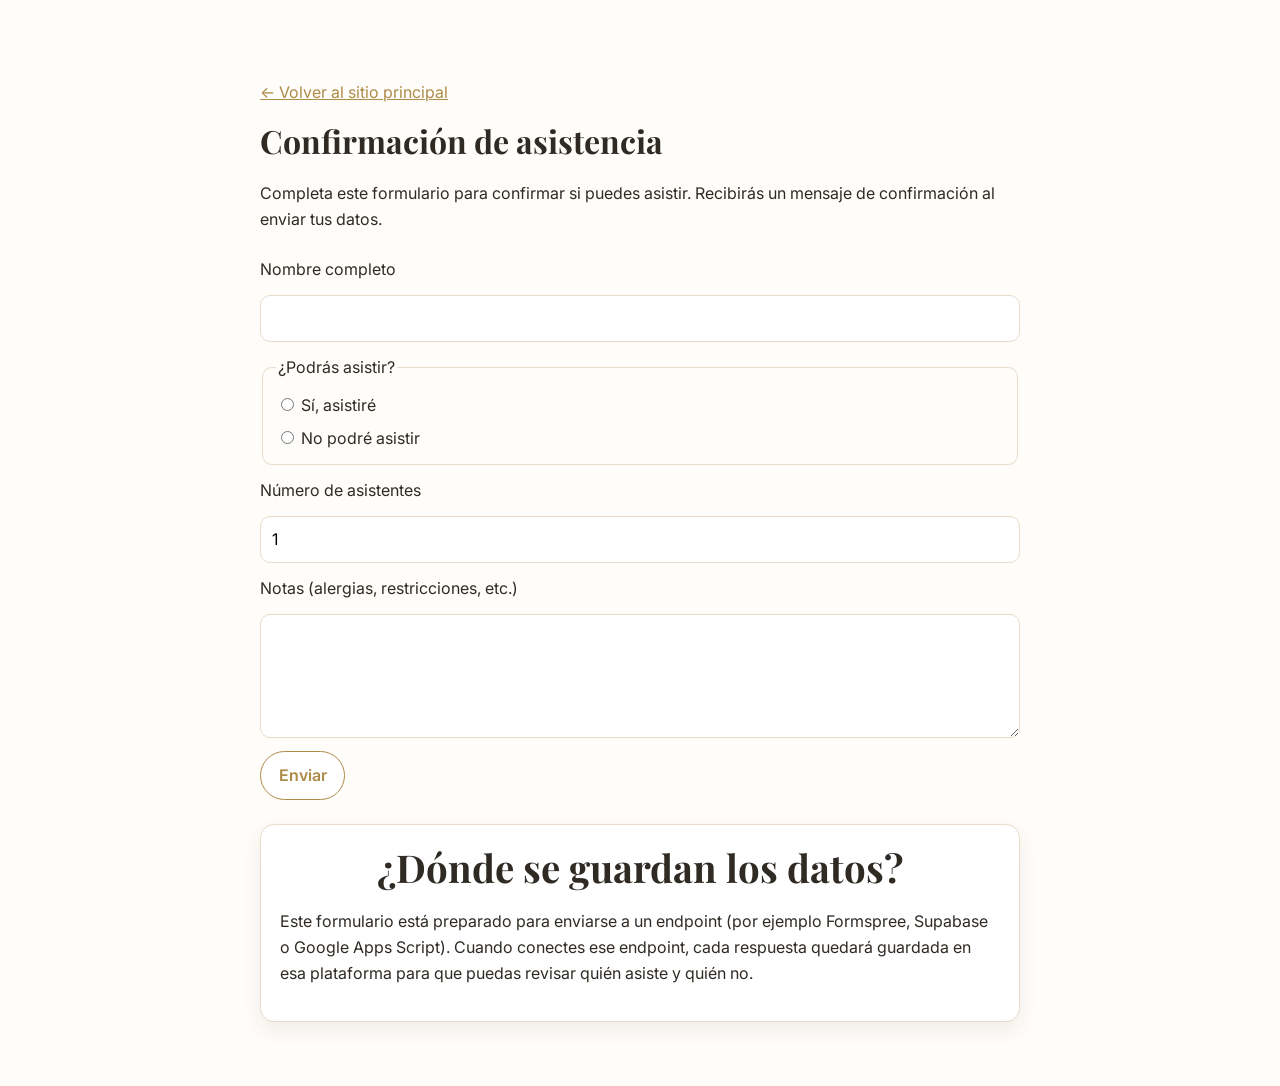
<file: rsvp.html>
<!DOCTYPE html>
<html lang="es">
  <head>
    <meta charset="UTF-8" />
    <meta name="viewport" content="width=device-width, initial-scale=1.0" />
    <meta
      name="description"
      content="Formulario RSVP para confirmar asistencia a la boda."
    />
    <title>Ayane &amp; Alejandro | Confirmación de asistencia</title>
    <link rel="preconnect" href="https://fonts.googleapis.com" />
    <link rel="preconnect" href="https://fonts.gstatic.com" crossorigin />
    <link
      href="https://fonts.googleapis.com/css2?family=Playfair+Display:wght@500;700&family=Inter:wght@400;500;600&display=swap"
      rel="stylesheet"
    />
    <link rel="stylesheet" href="style.css" />
  </head>
  <body>
    <main class="section rsvp-page">
      <div class="container narrow">
        <p><a class="inline-link" href="index.html#rsvp">← Volver al sitio principal</a></p>
        <h1>Confirmación de asistencia</h1>
        <p>
          Completa este formulario para confirmar si puedes asistir. Recibirás un mensaje de confirmación al enviar tus datos.
        </p>

        <form id="rsvp-form" class="rsvp-form" novalidate>
          <label for="guest-name">Nombre completo</label>
          <input id="guest-name" name="name" type="text" autocomplete="name" required />

          <fieldset>
            <legend>¿Podrás asistir?</legend>
            <label><input type="radio" name="attending" value="yes" required /> Sí, asistiré</label>
            <label><input type="radio" name="attending" value="no" required /> No podré asistir</label>
          </fieldset>

          <label for="guest-count">Número de asistentes</label>
          <input id="guest-count" name="guests" type="number" min="1" max="6" value="1" required />

          <label for="guest-notes">Notas (alergias, restricciones, etc.)</label>
          <textarea id="guest-notes" name="notes" rows="4"></textarea>

          <button type="submit" class="btn">Enviar</button>
        </form>

        <p id="form-message" class="note" role="status" aria-live="polite"></p>

        <div class="card rsvp-info">
          <h2>¿Dónde se guardan los datos?</h2>
          <p>
            Este formulario está preparado para enviarse a un endpoint (por ejemplo Formspree, Supabase o Google Apps Script).
            Cuando conectes ese endpoint, cada respuesta quedará guardada en esa plataforma para que puedas revisar quién asiste y quién no.
          </p>
        </div>
      </div>
    </main>

    <script src="rsvp.js"></script>
  </body>
</html>
</file>
<file: style.css>
:root {
  --bg: #fffdf9;
  --bg-alt: #f7f1e8;
  --surface: #ffffff;
  --text: #2f2a24;
  --muted: #6b6258;
  --accent: #c8a96a;
  --accent-deep: #ad8b48;
  --border: #e7dccb;
  --shadow: 0 8px 20px rgba(47, 42, 36, 0.08);
  --radius: 14px;
}

* {
  box-sizing: border-box;
}

html {
  scroll-behavior: smooth;
}

body {
  margin: 0;
  font-family: "Inter", Arial, sans-serif;
  color: var(--text);
  background: var(--bg);
  line-height: 1.6;
}

html[lang="ja"] {
  font-size: 92%;
}

html[lang="ja"] body {
  letter-spacing: -0.01em;
}

.page-top {
  position: absolute;
  top: 0;
  left: 0;
  width: 1px;
  height: 1px;
  pointer-events: none;
}

img {
  max-width: 100%;
  display: block;
}

h1,
h2,
h3 {
  font-family: "Playfair Display", Georgia, serif;
  line-height: 1.2;
  margin-top: 0;
}

h2 {
  font-size: clamp(1.7rem, 1.2rem + 1.7vw, 2.4rem);
  margin-bottom: 1.2rem;
  text-align: center;
}

.container {
  width: min(1100px, 92%);
  margin-inline: auto;
}

.narrow {
  width: min(760px, 92%);
}

.skip-link {
  position: absolute;
  left: -9999px;
  top: 1rem;
  background: var(--text);
  color: #fff;
  padding: 0.6rem 1rem;
  border-radius: 8px;
  z-index: 999;
}

.skip-link:focus {
  left: 1rem;
}

.site-header {
  position: sticky;
  top: 0;
  z-index: 10;
  background: rgba(255, 253, 249, 0.95);
  backdrop-filter: blur(8px);
  border-bottom: 1px solid var(--border);
  transition: transform 0.25s ease;
}

.navbar {
  width: min(1100px, 92%);
  margin-inline: auto;
  display: flex;
  align-items: center;
  justify-content: space-between;
  gap: 1rem;
  padding: 0.75rem 0;
}

.language-toggle-wrap {
  display: flex;
  align-items: center;
  gap: 0.45rem;
  margin-right: auto;
}

.language-label {
  font-size: 0.85rem;
  color: var(--muted);
}

.language-toggle {
  border: 1px solid var(--border);
  background: var(--surface);
  color: var(--text);
  padding: 0.3rem 0.45rem;
  border-radius: 8px;
  font-size: 0.85rem;
}

.brand {
  font-family: "Playfair Display", Georgia, serif;
  font-size: 1.2rem;
  font-weight: 700;
  white-space: nowrap;
}

.nav-menu {
  list-style: none;
  display: flex;
  gap: 0.9rem;
  margin: 0;
  padding: 0;
}

.nav-menu a {
  text-decoration: none;
  color: var(--text);
  font-weight: 500;
  padding: 0.35rem 0.5rem;
  border-radius: 6px;
}

.nav-menu a:hover,
.nav-menu a:focus-visible {
  background: var(--bg-alt);
}

.nav-cta {
  display: inline-block;
  text-decoration: none;
  color: #fff;
  background: var(--accent-deep);
  border: 1px solid var(--accent-deep);
  border-radius: 999px;
  padding: 0.45rem 0.85rem;
  font-weight: 600;
  font-size: 0.9rem;
  white-space: nowrap;
  transition: transform 0.2s ease, box-shadow 0.2s ease, background 0.2s ease;
}

.nav-cta:hover,
.nav-cta:focus-visible {
  transform: translateY(-1px);
  box-shadow: var(--shadow);
  background: var(--accent);
}

.nav-toggle {
  display: none;
  border: 1px solid var(--border);
  background: var(--surface);
  padding: 0.45rem 0.7rem;
  border-radius: 8px;
}

.hero {
  position: relative;
  min-height: 80vh;
  display: grid;
  place-items: center;
  text-align: center;
  background:
    linear-gradient(rgba(20, 16, 10, 0.35), rgba(20, 16, 10, 0.35)),
    url("pictures/background-picture/2.jpg") center/cover no-repeat;
  color: #fff;
}

.countdown-text {
  margin: 0 0 0.55rem;
  text-align: center;
  color: #fff;
  font-family: "Great Vibes", cursive;
  font-size: clamp(3rem, 2.1rem + 4.1vw, 5.6rem);
  line-height: 1;
  text-shadow: 0 4px 14px rgba(0, 0, 0, 0.35);
}

#countdown-days {
  color: #fff;
  font-size: 1em;
  font-weight: 400;
}

.hero-overlay {
  position: absolute;
  inset: 0;
  background: linear-gradient(to top, rgba(20, 16, 10, 0.5), rgba(20, 16, 10, 0.25));
}

.hero-content {
  position: relative;
  z-index: 1;
  padding: 4rem 0;
}

.eyebrow {
  letter-spacing: 0.06em;
  text-transform: uppercase;
  font-size: 0.83rem;
}

.hero h1 {
  font-size: clamp(2rem, 1.2rem + 4vw, 4rem);
  margin-bottom: 0.2rem;
}

.couple-names {
  font-family: "Great Vibes", cursive;
  font-size: clamp(3rem, 2rem + 5vw, 6rem);
  font-weight: 400;
  line-height: 1.1;
  margin: 0.2rem 0 0.5rem;
}

.couple-line,
.couple-ampersand {
  display: block;
}

.couple-ampersand {
  font-size: 0.75em;
  line-height: 0.8;
}

.wedding-date {
  font-weight: 600;
  margin: 0;
  letter-spacing: 0.02em;
}

.welcome-message {
  max-width: 640px;
  margin: 1.2rem auto 1.7rem;
}

.section {
  padding: 4rem 0;
}

.section.alt {
  background: var(--bg-alt);
}

.card-grid {
  display: grid;
  gap: 1rem;
}

.details-grid {
  grid-template-columns: repeat(auto-fit, minmax(210px, 1fr));
}

.venues-grid,
.travel-grid {
  grid-template-columns: repeat(auto-fit, minmax(260px, 1fr));
}

.card {
  background: var(--surface);
  border: 1px solid var(--border);
  border-radius: var(--radius);
  padding: 1.2rem;
  box-shadow: var(--shadow);
}

.card h3 {
  margin-bottom: 0.3rem;
}

.transport-list {
  margin: 0.75rem 0 0;
  padding-left: 1.2rem;
}

.transport-list li {
  margin-bottom: 0.65rem;
}

.transport-list li:last-child {
  margin-bottom: 0;
}

.note {
  color: var(--muted);
  font-size: 0.95rem;
}

.inline-link {
  color: var(--accent-deep);
}

.timeline {
  max-width: 760px;
  margin: 0 auto;
  padding-left: 1.1rem;
}

.timeline li {
  margin-bottom: 0.75rem;
}

.timeline span {
  color: var(--text);
}

.timeline li span:first-child {
  color: var(--accent-deep);
  font-weight: 600;
}

.btn {
  display: inline-block;
  -webkit-appearance: none;
  appearance: none;
  text-decoration: none;
  border: 1px solid var(--accent-deep);
  background: #fff;
  color: var(--accent-deep);
  font: inherit;
  font-weight: 600;
  padding: 0.68rem 1.1rem;
  border-radius: 999px;
  transition: transform 0.2s ease, box-shadow 0.2s ease, background 0.2s ease;
}

.btn:hover,
.btn:focus-visible {
  transform: translateY(-1px);
  box-shadow: var(--shadow);
  background: rgba(200, 169, 106, 0.15);
}

.btn.primary {
  background: var(--accent);
  color: #fff;
  border-color: var(--accent);
}

.faq-list details {
  background: var(--surface);
  border: 1px solid var(--border);
  border-radius: 10px;
  padding: 0.8rem 1rem;
  margin-bottom: 0.7rem;
}

.faq-list summary {
  cursor: pointer;
  font-weight: 600;
}

.message-note {
  margin: 0;
  text-align: center;
  font-size: 1.05rem;
}

.site-footer {
  padding: 2rem 0;
  text-align: center;
  background: #efe5d5;
}

@media (max-width: 800px) {
  .site-header.header-hidden {
    transform: translateY(-100%);
  }

  .navbar {
    flex-wrap: wrap;
  }

  .language-toggle-wrap {
    width: 100%;
    order: -1;
    margin-bottom: 0.25rem;
  }

  .nav-cta {
    order: 2;
    width: 100%;
    text-align: center;
  }

  .nav-toggle {
    display: block;
  }

  .nav-menu {
    position: absolute;
    right: 4%;
    top: 112px;
    width: min(280px, 92vw);
    display: none;
    flex-direction: column;
    background: var(--surface);
    border: 1px solid var(--border);
    border-radius: 10px;
    padding: 0.8rem;
    box-shadow: var(--shadow);
  }

  .nav-menu.open {
    display: flex;
  }
}

.rsvp-page {
  min-height: 100vh;
}

.rsvp-form {
  display: grid;
  gap: 0.8rem;
  margin: 1.5rem 0;
}

.rsvp-form input,
.rsvp-form select,
.rsvp-form textarea {
  font: inherit;
  padding: 0.6rem 0.7rem;
  border: 1px solid var(--border);
  border-radius: 10px;
  background: var(--surface);
}

.rsvp-form fieldset {
  border: 1px solid var(--border);
  border-radius: 10px;
  padding: 0.8rem;
  display: grid;
  gap: 0.45rem;
}

.rsvp-form .btn {
  justify-self: start;
}

#form-message.error {
  color: #9c2f2f;
}

.rsvp-info {
  margin-top: 1.2rem;
}


#rsvp-message.success {
  color: #2f6a3f;
}

#rsvp-message.error {
  color: #9c2f2f;
}

.rsvp-form .btn[disabled] {
  opacity: 0.7;
  cursor: not-allowed;
  pointer-events: none;
}
</file>
